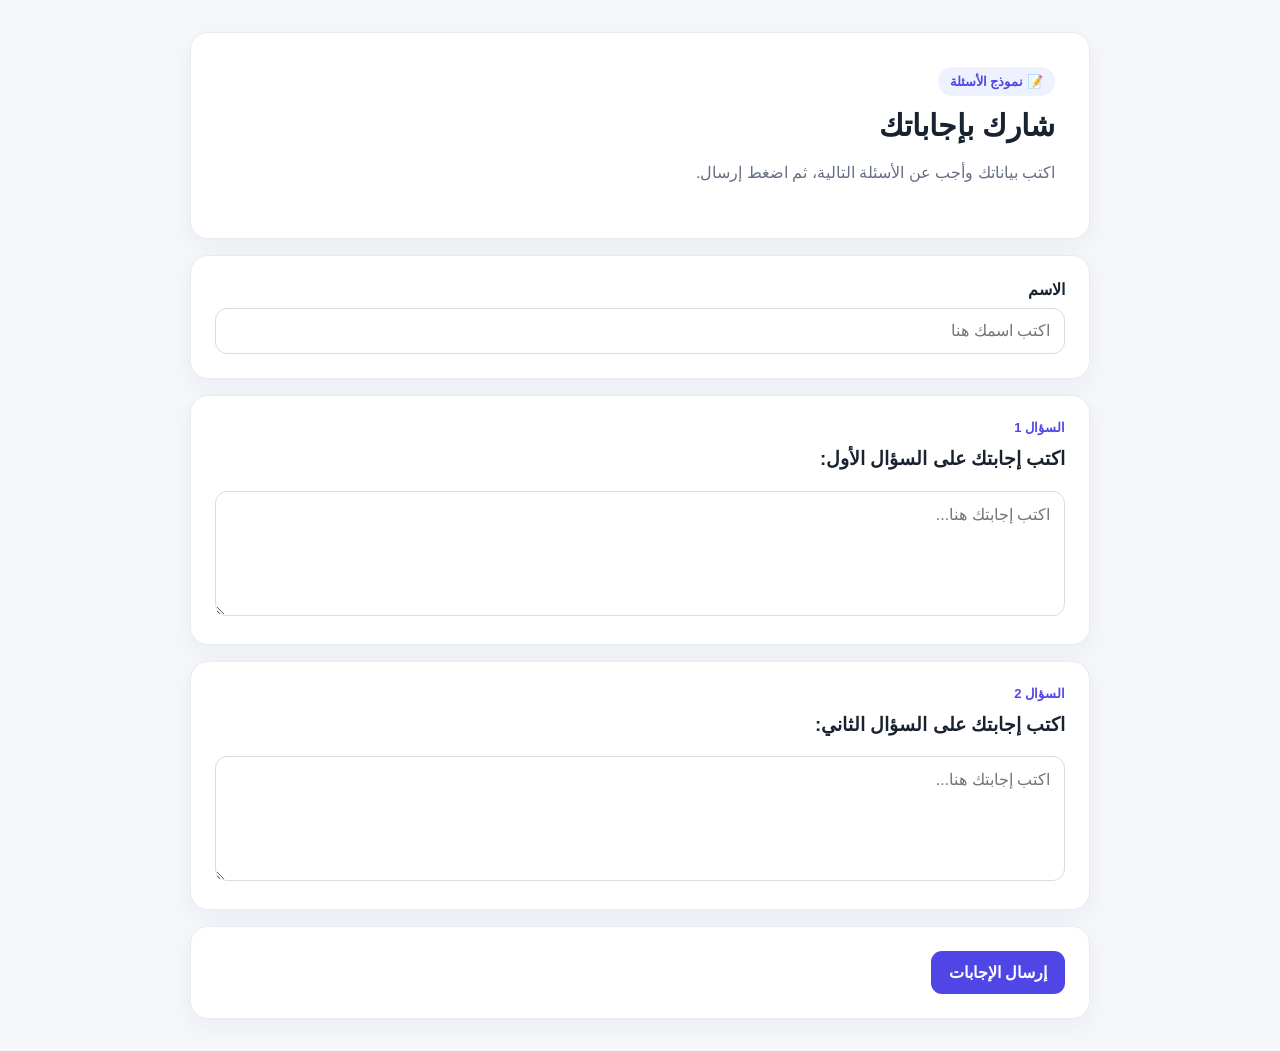
<file: index.html>
<!DOCTYPE html>
<html lang="ar" dir="rtl">
<head>
<meta charset="UTF-8"><meta name="viewport" content="width=device-width,initial-scale=1">
<title>نموذج الأسئلة</title>
<link rel="stylesheet" href="style.css">
</head>
<body>
<div class="wrap">
  <div class="card hero">
    <div class="badge">📝 نموذج الأسئلة</div>
    <h1>شارك بإجاباتك</h1>
    <p>اكتب بياناتك وأجب عن الأسئلة التالية، ثم اضغط إرسال.</p>
  </div>
  <form id="quizForm">
    <div class="card">
      <label class="label">الاسم</label>
      <input id="name" required placeholder="اكتب اسمك هنا">
    </div>
    <div id="questions"></div>
    <div class="card"><button class="primary" type="submit">إرسال الإجابات</button></div>
  </form>
  <div id="done" class="card success hidden">
    <div class="big">✓</div><h2>تم إرسال إجاباتك بنجاح</h2><p>شكرًا لمشاركتك.</p>
  </div>
</div>
<script>
const defaults=[
 {id:1,text:"اكتب إجابتك على السؤال الأول:"},
 {id:2,text:"اكتب إجابتك على السؤال الثاني:"}
];
function getQuestions(){return JSON.parse(localStorage.getItem("questions")||"null")||defaults;}
function render(){
 const box=document.getElementById("questions"); box.innerHTML="";
 getQuestions().forEach((q,i)=>{
  box.innerHTML+=`<div class="card q"><div class="qnum">السؤال ${i+1}</div><h3>${esc(q.text)}</h3><textarea required data-id="${q.id}" placeholder="اكتب إجابتك هنا..."></textarea></div>`;
 });
}
function esc(s){return String(s).replace(/[&<>"']/g,m=>({"&":"&amp;","<":"&lt;",">":"&gt;",'"':"&quot;","'":"&#039;"}[m]));}
document.getElementById("quizForm").addEventListener("submit",e=>{
 e.preventDefault();
 const answers=[...document.querySelectorAll("textarea")].map(t=>({questionId:Number(t.dataset.id),answer:t.value}));
 const submissions=JSON.parse(localStorage.getItem("submissions")||"[]");
 submissions.push({id:Date.now(),name:document.getElementById("name").value,answers,createdAt:new Date().toLocaleString("ar-EG")});
 localStorage.setItem("submissions",JSON.stringify(submissions));
 document.getElementById("quizForm").classList.add("hidden");document.getElementById("done").classList.remove("hidden");
});
render();
</script>
</body></html>
</file>
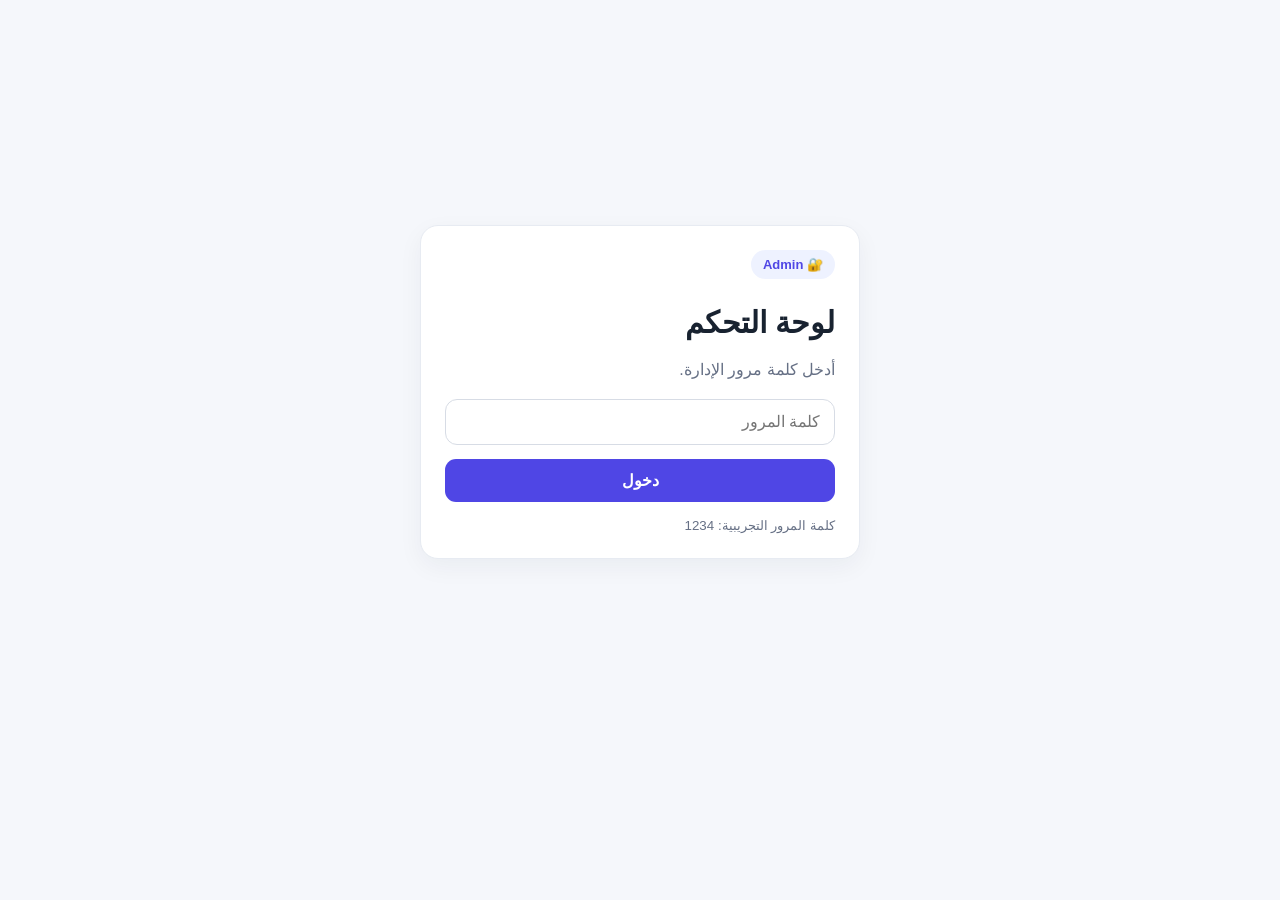
<file: admin.html>
<!DOCTYPE html>
<html lang="ar" dir="rtl">
<head>
<meta charset="UTF-8"><meta name="viewport" content="width=device-width,initial-scale=1">
<title>لوحة التحكم</title><link rel="stylesheet" href="style.css">
</head>
<body>
<div id="login" class="login wrap">
 <div class="card loginbox"><div class="badge">🔐 Admin</div><h1>لوحة التحكم</h1><p>أدخل كلمة مرور الإدارة.</p>
 <input id="pass" type="password" placeholder="كلمة المرور"><button class="primary" onclick="login()">دخول</button><small>كلمة المرور التجريبية: 1234</small></div>
</div>
<div id="app" class="wrap hidden">
 <div class="top"><div><div class="badge">لوحة الإدارة</div><h1>إدارة الأسئلة والردود</h1></div><button class="ghost" onclick="logout()">خروج</button></div>
 <div class="tabs"><button class="tab active" onclick="showTab('questions')">الأسئلة</button><button class="tab" onclick="showTab('answers')">الإجابات</button></div>
 <section id="questionsTab">
  <div class="card">
   <h2>إضافة سؤال</h2><textarea id="newQ" placeholder="اكتب السؤال هنا..."></textarea>
   <button class="primary" onclick="addQ()">+ إضافة السؤال</button>
  </div>
  <div id="qList"></div>
 </section>
 <section id="answersTab" class="hidden">
  <div class="card row"><h2>الردود</h2><button class="ghost" onclick="downloadCSV()">⬇ تحميل Excel/CSV</button><button class="danger" onclick="clearAnswers()">حذف الكل</button></div>
  <div id="answers"></div>
 </section>
</div>
<script>
const KEY="admin_ok";
function login(){if(document.getElementById("pass").value==="1234"){sessionStorage.setItem(KEY,"1");openApp()}else alert("كلمة المرور غير صحيحة");}
function logout(){sessionStorage.removeItem(KEY);location.reload()}
function openApp(){document.getElementById("login").classList.add("hidden");document.getElementById("app").classList.remove("hidden");renderQuestions();renderAnswers();}
if(sessionStorage.getItem(KEY))openApp();
function qs(){return JSON.parse(localStorage.getItem("questions")||"null")||[{id:1,text:"اكتب إجابتك على السؤال الأول:"},{id:2,text:"اكتب إجابتك على السؤال الثاني:"}];}
function saveQs(a){localStorage.setItem("questions",JSON.stringify(a));}
function addQ(){let t=document.getElementById("newQ").value.trim();if(!t)return;let a=qs();a.push({id:Date.now(),text:t});saveQs(a);document.getElementById("newQ").value="";renderQuestions();}
function renderQuestions(){let box=document.getElementById("qList");box.innerHTML="";qs().forEach((q,i)=>box.innerHTML+=`<div class="card item"><div><b>السؤال ${i+1}</b><textarea id="q_${q.id}">${esc(q.text)}</textarea></div><div class="actions"><button class="primary small" onclick="editQ(${q.id})">حفظ</button><button class="danger small" onclick="delQ(${q.id})">حذف</button></div></div>`)}
function editQ(id){let a=qs(),q=a.find(x=>x.id===id);q.text=document.getElementById("q_"+id).value;saveQs(a);alert("تم حفظ السؤال");}
function delQ(id){if(!confirm("حذف السؤال؟"))return;saveQs(qs().filter(q=>q.id!==id));renderQuestions();}
function renderAnswers(){let box=document.getElementById("answers"),s=JSON.parse(localStorage.getItem("submissions")||"[]"),questions=qs();if(!s.length){box.innerHTML='<div class="card empty">لا توجد إجابات حتى الآن.</div>';return;}box.innerHTML=s.slice().reverse().map(x=>`<div class="card submission"><div class="subhead"><h3>${esc(x.name)}</h3><small>${esc(x.createdAt)}</small></div>${x.answers.map(a=>{let q=questions.find(z=>z.id===a.questionId);return `<div class="answer"><b>${esc(q?q.text:"سؤال محذوف")}</b><p>${esc(a.answer)}</p></div>`}).join("")}</div>`).join("");}
function clearAnswers(){if(confirm("حذف جميع الردود؟")){localStorage.removeItem("submissions");renderAnswers();}}
function showTab(t){document.getElementById("questionsTab").classList.toggle("hidden",t!=="questions");document.getElementById("answersTab").classList.toggle("hidden",t!=="answers");document.querySelectorAll(".tab").forEach((b,i)=>b.classList.toggle("active",(t==="questions"?i===0:i===1)));if(t==="answers")renderAnswers();}
function downloadCSV(){let s=JSON.parse(localStorage.getItem("submissions")||"[]"),q=qs();let rows=[["الاسم","التاريخ",...q.map(x=>x.text)]];s.forEach(x=>rows.push([x.name,x.createdAt,...q.map(q=>{let a=x.answers.find(z=>z.questionId===q.id);return a?a.answer:""})]));let csv="\uFEFF"+rows.map(r=>r.map(v=>`"${String(v??"").replaceAll('"','""')}"`).join(",")).join("\n");let a=document.createElement("a");a.href=URL.createObjectURL(new Blob([csv],{type:"text/csv;charset=utf-8"}));a.download="answers.csv";a.click();}
function esc(s){return String(s).replace(/[&<>"']/g,m=>({"&":"&amp;","<":"&lt;",">":"&gt;",'"':"&quot;","'":"&#039;"}[m]));}
</script>
</body></html>
</file>
<file: style.css>
*{box-sizing:border-box}body{margin:0;font-family:Tahoma,Arial,sans-serif;background:#f5f7fb;color:#182230}.wrap{width:min(900px,92%);margin:32px auto}.card{background:#fff;border:1px solid #e7ebf2;border-radius:18px;padding:24px;margin:16px 0;box-shadow:0 8px 25px rgba(20,35,60,.05)}.hero{padding:34px}.badge{display:inline-block;background:#eef2ff;color:#4f46e5;border-radius:999px;padding:7px 12px;font-size:13px;font-weight:bold}h1{margin:12px 0 6px;font-size:30px}h2{margin-top:0}p{color:#667085;line-height:1.8}.label{display:block;font-weight:bold;margin-bottom:9px}.qnum{font-size:13px;color:#4f46e5;font-weight:bold;margin-bottom:8px}.q h3{margin:4px 0 16px;line-height:1.7}input,textarea{width:100%;border:1px solid #d7dce5;border-radius:12px;padding:13px 14px;font:inherit;outline:none;background:#fff}input:focus,textarea:focus{border-color:#6366f1;box-shadow:0 0 0 3px rgba(99,102,241,.1)}textarea{min-height:125px;resize:vertical}.primary,.ghost,.danger{border:0;border-radius:11px;padding:12px 18px;font:inherit;font-weight:bold;cursor:pointer}.primary{background:#4f46e5;color:white}.ghost{background:#eef2f6;color:#344054}.danger{background:#fee4e2;color:#b42318}.small{padding:8px 12px;font-size:13px}.hidden{display:none!important}.success{text-align:center;padding:50px}.big{font-size:55px;color:#12b76a}.top{display:flex;align-items:center;justify-content:space-between}.tabs{display:flex;gap:8px;margin:18px 0}.tab{border:0;background:transparent;padding:11px 18px;border-radius:10px;cursor:pointer;font:inherit}.tab.active{background:#e0e7ff;color:#4338ca;font-weight:bold}.item{display:flex;gap:18px;align-items:flex-start}.item>div:first-child{flex:1}.actions{display:flex;gap:7px;margin-top:29px}.row{display:flex;align-items:center;gap:8px}.row h2{margin:0;margin-left:auto}.submission{border-right:4px solid #4f46e5}.subhead{display:flex;justify-content:space-between;align-items:center}.answer{background:#f8fafc;border-radius:12px;padding:14px;margin-top:12px}.answer p{white-space:pre-wrap;margin:7px 0 0;color:#344054}.empty{text-align:center}.login{min-height:80vh;display:grid;place-items:center}.loginbox{width:min(440px,100%)}.loginbox>*{margin-bottom:14px}.loginbox button{width:100%}small{color:#667085} @media(max-width:600px){.wrap{margin:18px auto}.card{padding:18px}.item{display:block}.actions{margin-top:10px}.top{align-items:flex-start}.row{flex-wrap:wrap}.row h2{width:100%}h1{font-size:25px}}
</file>
